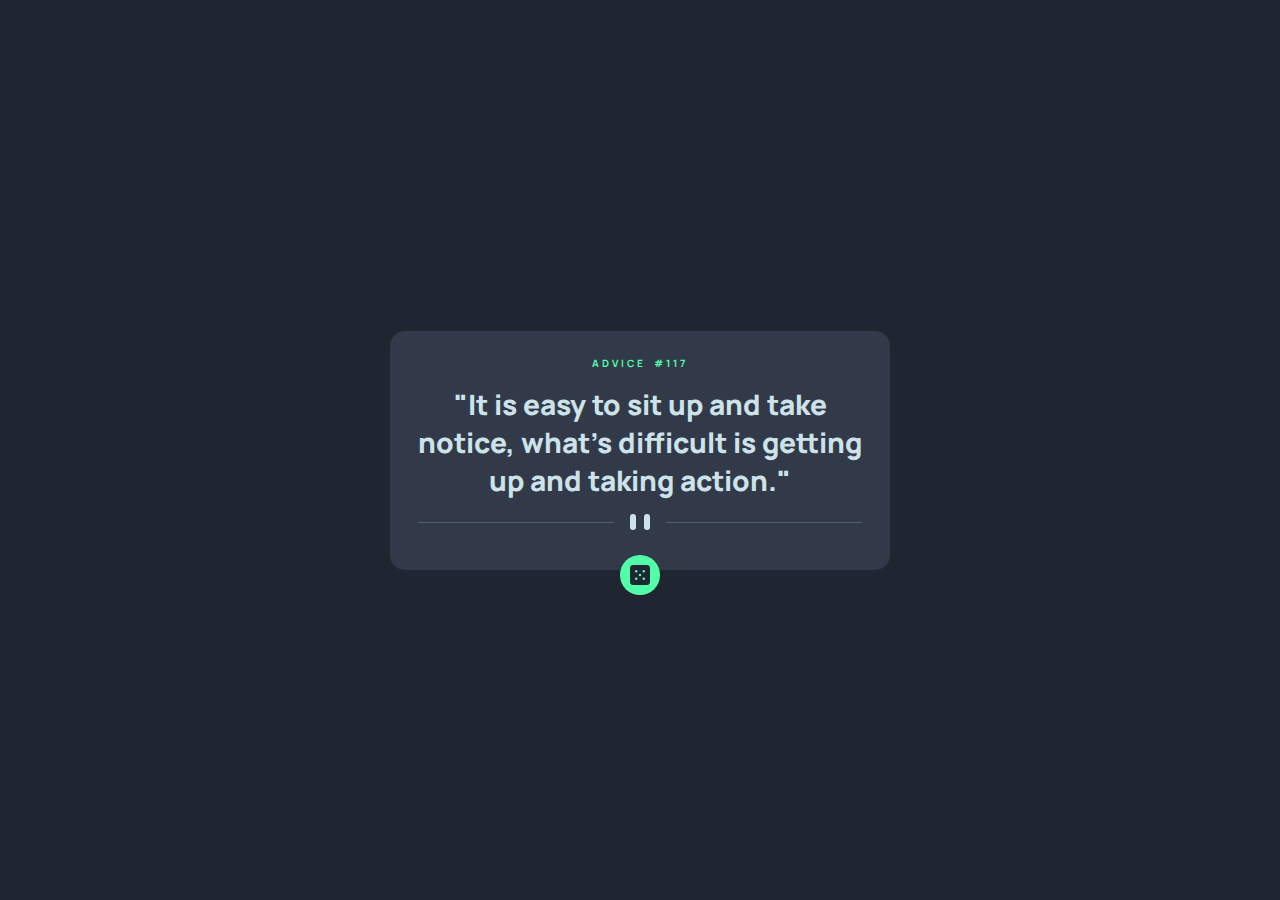
<file: advice-generator-app-main/index.html>
<!DOCTYPE html>
<html lang="en">

<head>
  <meta charset="UTF-8">
  <meta name="viewport" content="width=device-width, initial-scale=1.0">
  <link rel="icon" type="image/png" sizes="32x32" href="./src/images/favicon-32x32.png">
  <link rel="stylesheet" href="./src/css/reset.css">
  <link rel="stylesheet" href="./src/css/variables.css">
  <link rel="stylesheet" href="./src/css/style.css">
  <link rel="preconnect" href="https://fonts.googleapis.com">
  <link rel="preconnect" href="https://fonts.gstatic.com" crossorigin>
  <link href="https://fonts.googleapis.com/css2?family=Kumbh+Sans:wght@800&family=Manrope:wght@200..800&display=swap"
    rel="stylesheet">
  <link rel="shortcut icon" href="./src/images/favicon-32x32.png" type="image/x-icon">
  <title>Frontend Mentor | Advice generator app</title>
</head>

<body>
  <main>

    <div class="card">
      <h3 class="card-tittle">ADVICE #117</h3>
      <p class="card-text">"It is easy to sit up and take notice, what's difficult is getting up and taking action."</p>
      <img class="card-button-pause" src="./src/images/pattern-divider-desktop.svg" alt="button-pause">
      <a class="card-button-dice" href="#">
        <img src="./src/images/icon-dice.svg" alt="dice-icon">
      </a>
    </div>
  </main>
</body>

</html>
</file>
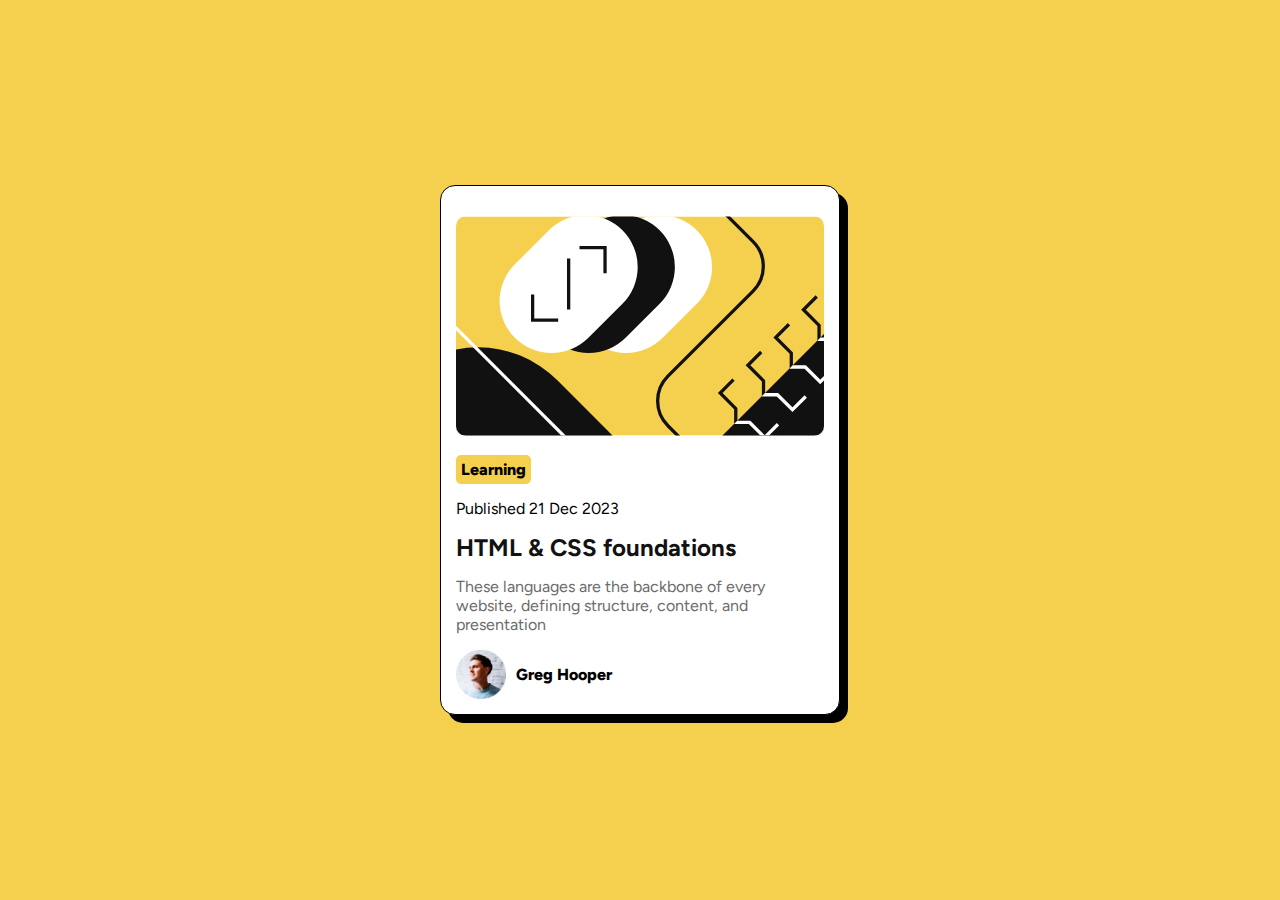
<file: blog-preview-card/index.html>
<!DOCTYPE html>
<html lang="en">

<head>
    <meta charset="UTF-8">
    <meta name="viewport" content="width=device-width, initial-scale=1.0">
    <link rel="stylesheet" href="./src/reset.css">
    <link rel="stylesheet" href="./src/variables.css">
    <link rel="stylesheet" href="./src/style.css">
    <link rel="preconnect" href="https://fonts.googleapis.com">
    <link rel="preconnect" href="https://fonts.gstatic.com" crossorigin>
    <link href="https://fonts.googleapis.com/css2?family=Figtree:ital,wght@0,300..900;1,300..900&display=swap"
        rel="stylesheet">
    <title>Document</title>
</head>

<body>
    <div class="profile-card">
        <img class="card-image" src="./src/images/illustration-article.svg" alt="image">
        <p class="comentary">Learning</p>
        <p class="description">Published 21 Dec 2023</p>
        <a href="#" class="tittle"><h2 >HTML & CSS foundations</h2></a>
        <p class="about">These languages are the backbone of every website, defining structure, content, and
            presentation</p>
        <div class="profile">
            <img class="avatar-logo" src="./src/images/image-avatar.webp" alt="image-avatar">
            <p class="profile-name">Greg Hooper</p>
        </div>

    </div>
</body>

</html>
</file>
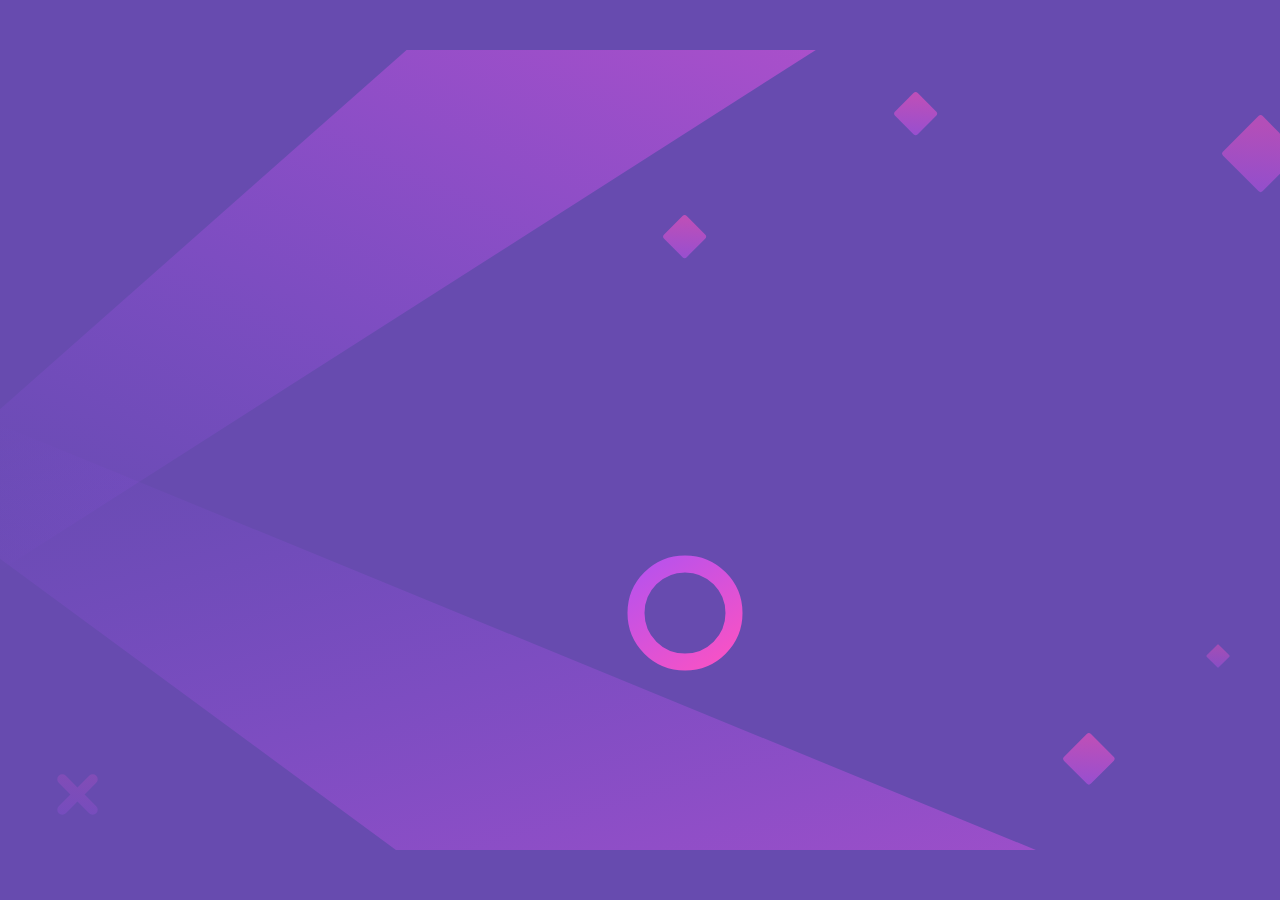
<file: huddle-landing-page/index.html>
<!DOCTYPE html>
<html lang="en">
<head>
    <meta charset="UTF-8">
    <meta name="viewport" content="width=device-width, initial-scale=1.0">
    <title>Document</title>
    <link rel="stylesheet" href="./src/css/reset.css">
    <link rel="stylesheet" href="./src/css/variables.css">
    <link rel="stylesheet" href="./src/css/style.css">
    <link rel="stylesheet" href="https://cdnjs.cloudflare.com/ajax/libs/font-awesome/5.15.4/css/all.min.css" integrity="sha512-1ycn6IcaQQ40/MKBW2W4Rhis/DbILU74C1vSrLJxCq57o941Ym01SwNsOMqvEBFlcgUa6xLiPY/NS5R+E6ztJQ==" crossorigin="anonymous" referrerpolicy="no-referrer" />
</head>
<body>
    
</body>
</html>
</file>
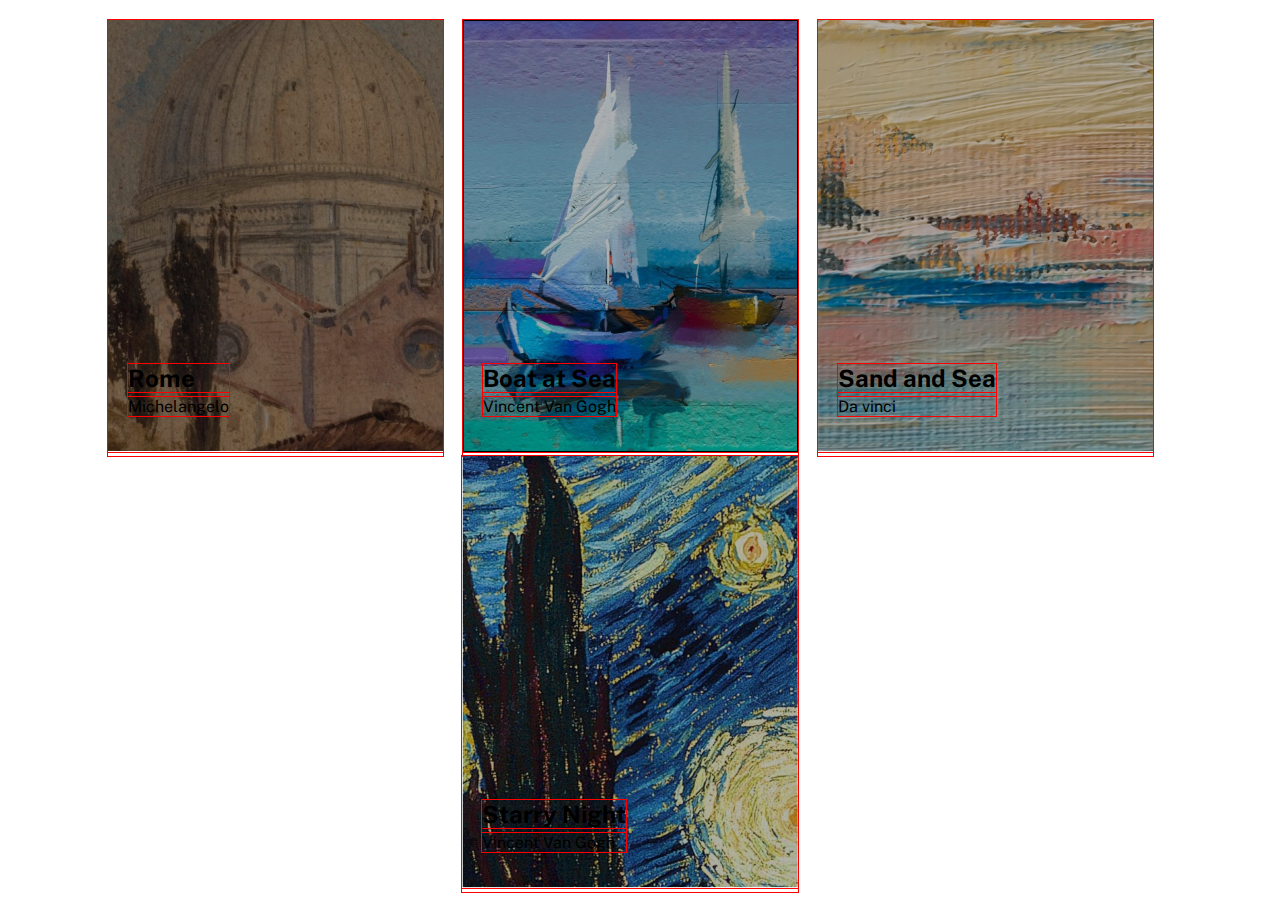
<file: image-list/index.html>
<!DOCTYPE html>
<html lang="en">

<head>
    <meta charset="UTF-8">
    <meta name="viewport" content="width=device-width, initial-scale=1.0">
    <link rel="stylesheet" href="./src/css/reset.css">
    <link rel="stylesheet" href="./src/css/style.css">
    <link rel="preconnect" href="https://fonts.googleapis.com">
    <link rel="preconnect" href="https://fonts.gstatic.com" crossorigin>
    <link href="https://fonts.googleapis.com/css2?family=Public+Sans:ital@0;1&display=swap" rel="stylesheet">
    <title>Lista Imagens</title>
</head>

<body>
    <ul class="container-images">
        <li class="images-list">
            <img src="./src/images/img-1.jpg" alt="Image Rome">
            <div class="image-about">
                <h2 class="description">Rome</h2>
                <p class="autor">Michelangelo</p>
            </div>
        </li>
        <li class="images-list">
            <img src="./src/images/img-2.png" alt="Image Boat">
            <div class="image-about">
                <h2 class="description">Boat at Sea</h2>
                <p class="autor">Vincent Van Gogh</p>
            </div>
        </li>
        <li class="images-list">
            <img src="./src/images/img-3.png" alt="Image Sand and Sea">
            <div class="image-about">
                <h2 class="description">Sand and Sea</h2>
                <p class="autor">Da vinci</p>
            </div>
        </li>
        <li class="images-list">
            <img src="./src/images/img-4.png" alt="Image Starry Night">
            <div class="image-about">
                <h2 class="description">Starry Night</h2>
                <p class="autor">Vincent Van Gogh</p>
            </div>
        </li>
    </ul>
</body>

</html>
</file>
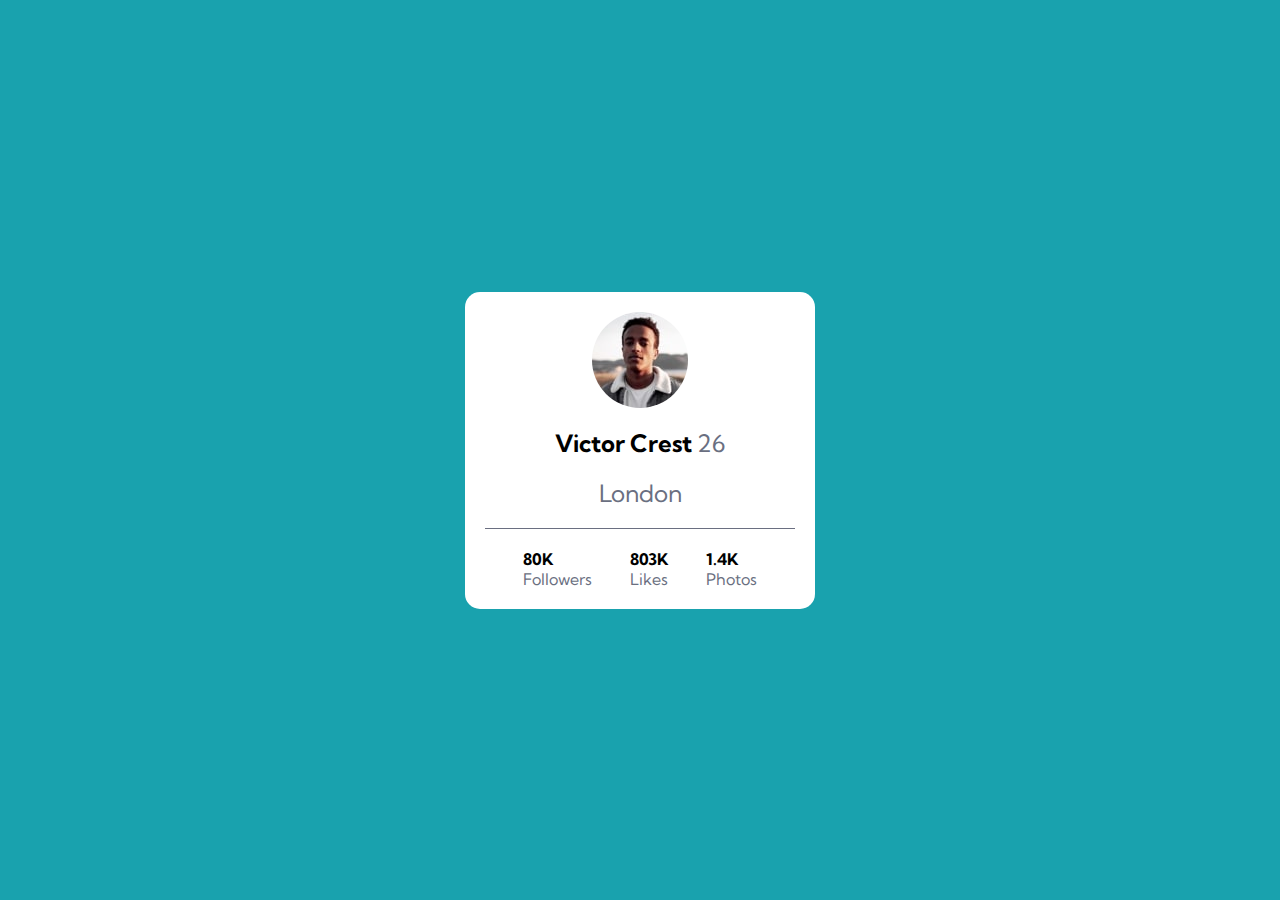
<file: profile-card-component/index.html>
<!DOCTYPE html>
<html lang="en">

<head>
  <meta charset="UTF-8">
  <meta name="viewport" content="width=device-width, initial-scale=1.0">
  <link rel="stylesheet" href="./src/reset.css">
  <link rel="stylesheet" href="./src/style.css">
  <link rel="stylesheet" href="./src/variables.css">
  <link rel="shortcut icon" href="./src/images/favicon-32x32.png" type="image/x-icon">
  <link rel="preconnect" href="https://fonts.googleapis.com">
  <link rel="preconnect" href="https://fonts.gstatic.com" crossorigin>
  <link href="https://fonts.googleapis.com/css2?family=Kumbh+Sans:wght@100..900&display=swap" rel="stylesheet">

  <title>Profile Card Component</title>
</head>

<body>
  <main>
    <div class="card">
      <img class="profile-picture" src="./src/images/image-victor.jpg" alt="Image Victor">
      <h2 class="name">Victor Crest <span>26</span></h2>
      <h2 class="city">London</h2>
      <div class="numbers">
        <div class="value">
          <p>80K</p>
          <p>Followers</p>
        </div>
        <div class="value">
          <p>803K</p>
          <p>Likes</p>
        </div>
        <div class="value">
          <p>1.4K</p>
          <p>Photos</p>
        </div>
      </div>
    </div>
  </main>
</body>

</html>
</file>
<file: advice-generator-app-main/src/css/variables.css>
:root{
    --text-color:hsl(193, 38%, 86%);
    --button-and-text-color:hsl(150, 100%, 66%);
    --card-color:hsl(217, 19%, 24%);
    --background-color:hsl(218, 23%, 16%);

}
</file>
<file: advice-generator-app-main/src/css/style.css>
body {
    font-family:"Manrope", sans-serif;
    font-size: 28px;
    font-weight: 800;
}

main {
    background-color: var(--background-color);
    height: 100vh;
    display: flex;
    justify-content: center;
    align-items: center;
}

.card {
    width: 90%;
    max-width: 500px;
    background-color: var(--card-color);
    display: flex;
    flex-direction: column;
    padding: 25px;
    border-radius: 15px;
    align-items: center;
    position: relative;
}

.card-tittle {
    color: var(--button-and-text-color);
    font-size: 10px;
    margin-bottom: 15px;
    letter-spacing: 3px;
    word-spacing: 3px;
}

.card-text {
    color: var(--text-color);
    text-align: center;
    margin-bottom: 15px;
}

.card-button-pause{
    margin-bottom: 15px;
    max-width: 100%;
}

.card-button-dice {
    background-color: var(--button-and-text-color);
    height: 40px;
    width: 40px;
    position: absolute;
    bottom: -25px;
    border-radius: 50%;
    padding: 10px;
    display: flex;
    left: 50%;
    transform: translateX(-50%);
    transition: box-shadow 0.3s ease;
}

.card-button-dice:hover{
 box-shadow: 0px 0px 10px var(--button-and-text-color), 0px 0px 20px var(--button-and-text-color);
}

@media (max-width:480px){
    body{
        font-size: 18px;
    }
}
</file>
<file: blog-preview-card/src/variables.css>
:root {
    --background-color: hsl(47, 88%, 63%);
    --medium: hsl(0, 0%, 42%);
    --heavy: hsl(0, 0%, 7%);
}
</file>
<file: blog-preview-card/src/style.css>
html {
    font-family: "Figtree", sans-serif;
    font-size: 16px;
}

body {
    background-color: var(--background-color);
    display: flex;
    align-items: center;
    justify-content: center;
    height: 100vh;
}

.profile-card {
    width: 400px;
    background-color: white;
    padding: 15px;
    border: 1px solid black;
    border-radius: 15px;
    box-shadow: 8px 8px 0px 0px black;
}

.profile-card>* {
    margin-top: 15px;
}

.tittle{
    display: block;
    color: var(--heavy);
}

.tittle:hover{
    color: var(--background-color);
}
.card-image {
    width: 100%;
    border-radius: 10px;
}

.comentary {
    background-color: var(--background-color);
    display: inline-block;
    padding: 5px;
    border-radius: 5px;
    font-weight: 800;
}

.about {
    color: var(--medium);
}

.profile {
    display: flex;
    align-items: center;
    gap: 10px;
}

.avatar-logo {
    width: 50px;
}

.profile-name {
    font-weight: 800;
}
</file>
<file: huddle-landing-page/src/css/variables.css>
:root{
    --bg-color:hsl(257, 40%, 49%);
    --active-state-color:hsl(300, 69%, 71%);
}
</file>
<file: huddle-landing-page/src/css/style.css>
html {
    font-size: 62.5%;
}

body {
    background: url(../images/bg-desktop.svg) center center no-repeat;
    background-color: var(--bg-color);
    height: 100vh;
    font-family: "Open Sans", sans-serif;
    display: flex;
    flex-direction: column;
}

.header {
    padding: 40px 60px;
}

.image-container img {
    width: 100%;
}

.main-container {
    display: grid;
    grid-template-columns: 1fr 1fr;
    padding: 20px 60px;
    flex: 1;
    gap: 50px;
}

.informations-container {}

.informations-container h1 {
    color: white;
    font-size: 6.5rem;
    margin: 20px 0 30px 0;
}

.informations-container p {
    font-size: 3rem;
    color: white;
    margin-bottom: 40px;
}

.informations-container a {
    font-size: 2.5rem;
    padding: 15px 80px;
    background-color: white;
    border-radius: 30px;
    box-shadow: 3px 3px 10px black;
    transition: 0.3s ease;
}

.informations-container a:hover {
    background-color: var(--active-state-color);
    color: white;
}

.footer {
    display: flex;
    padding: 0 60px 40px;
    justify-content: flex-end;
    align-items: center;
    gap: 15px;
}

.footer a {
    color: white;
    border: 1px solid white;
    border-radius: 50%;
    padding: 10px;
    text-align: center;
}

.footer a i {
    width: 20px;
    height: 20px;
    font-size: 20px;
}

@media (max-width:768px) {
    .main-container {
        grid-template-columns: 1fr;
    }

    .main-container .informations-container {
        display: flex;
        flex-direction: column;
        align-items: center;
        text-align: center;
        margin-top: 30px;
    }

    .footer {
        justify-content: center;
        margin-top: 40px;
    }
}

@media (max-width:425px){
    .main-container .informations-container h1{
        font-size: 4.5rem;
    }
    .main-container .informations-container p{
        font-size: 2rem;
    }
}
</file>
<file: image-list/src/css/style.css>
body {
    display: flex;
    justify-content: center;
    align-items: center;
    min-height: 100vh;
    font-family: "Public Sans", sans-serif;
}

* {
    outline: 1px solid red;
}

.container-images {
    display: flex;
    flex-wrap: wrap;
    padding: 20px;
    justify-content: center;
    align-items: center;
}

.container-images .images-list {
    position: relative;
    margin-right: 20px;
}

.image-about {
    display: flex;
    flex-direction: column;
    position: absolute;
    bottom: 40px;
    left: 20px;
    gap: 5px;
}

.image {
    color: white;
}

img{
    width: 100%;
}
@media (max-width:800px) {
    .container-images {
        flex-direction: column;
    }

    .container-images .images-list{
        margin: 0;
    }
}
</file>
<file: profile-card-component/src/style.css>
body {
    font-family: "Kumbh Sans", sans-serif;
}

main {
    background-color: var(--background-color);
    height: 100vh;
    display: flex;
    justify-content: center;
    align-items: center;
}

.profile-picture {
    border-radius: 50%;
}

.card {
    background-color: white;
    width: 350px;
    display: flex;
    flex-direction: column;
    padding: 20px;
    border-radius: 15px;
    align-items: center;
    gap: 20px;
}

span,
.city,
.value p:last-child {
    color: var(--text-color);
    font-weight: 400;
}

.value p:first-child {
    font-weight: 700;
}

.numbers {
    display: flex;
    border-top: 1px solid var(--text-color);
    width: 100%;
    justify-content: space-evenly;
    padding-top: 20px;
}
</file>
<file: profile-card-component/src/variables.css>
:root {
  --background-color: hsl(185, 75%, 39%);
  --text-color: hsl(227, 10%, 46%);
}
</file>
